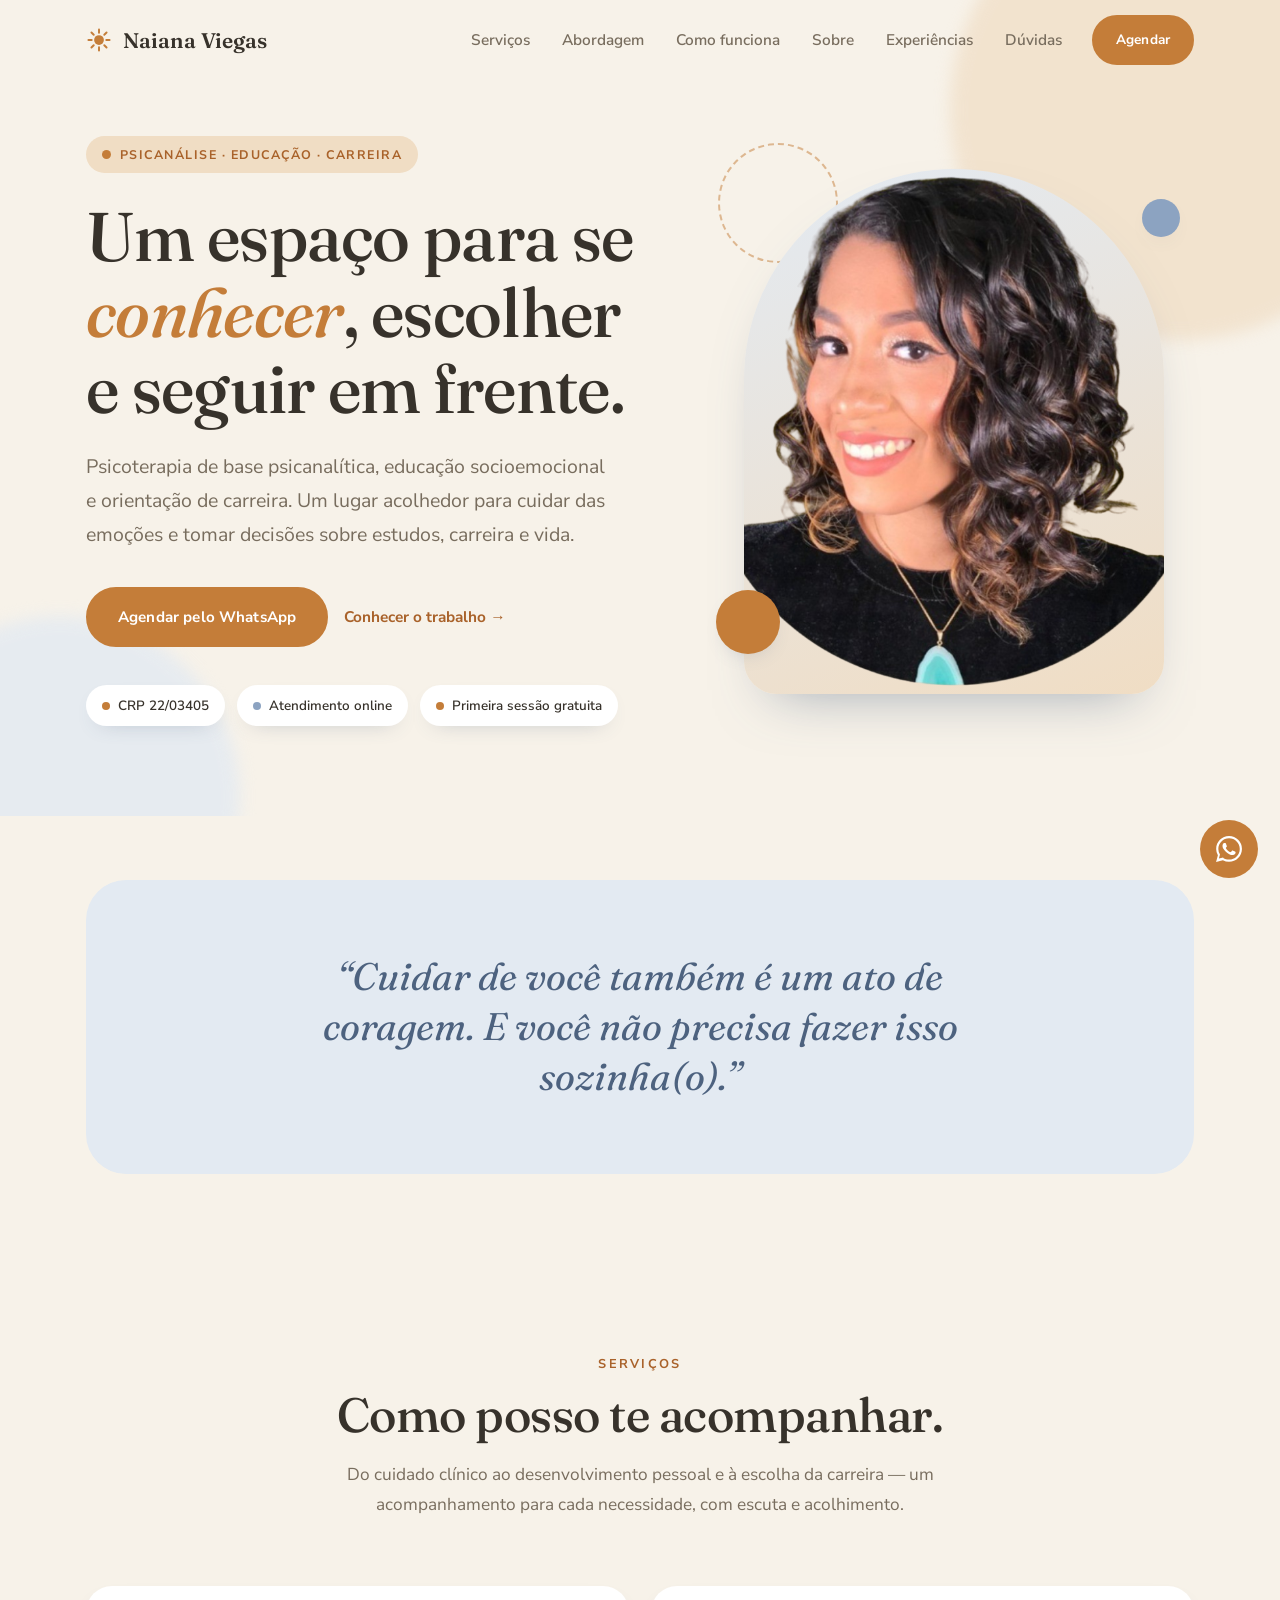
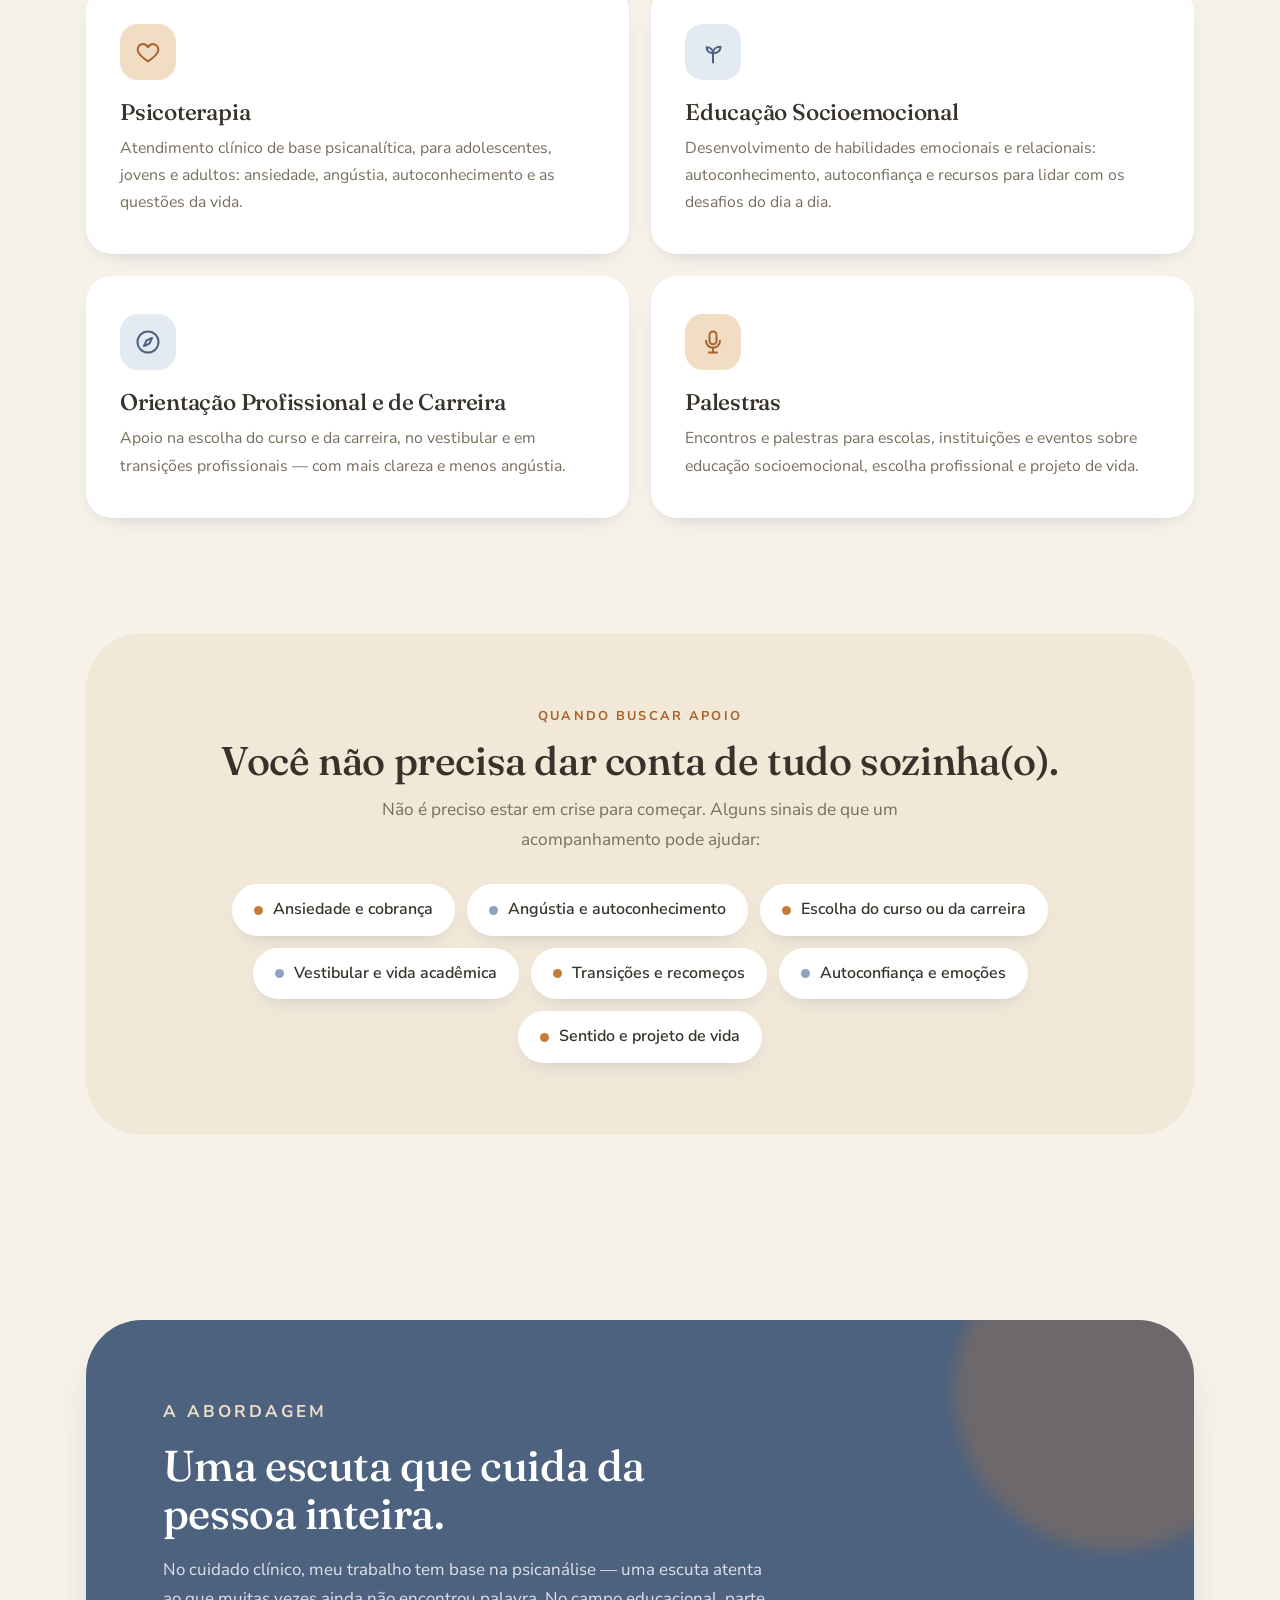
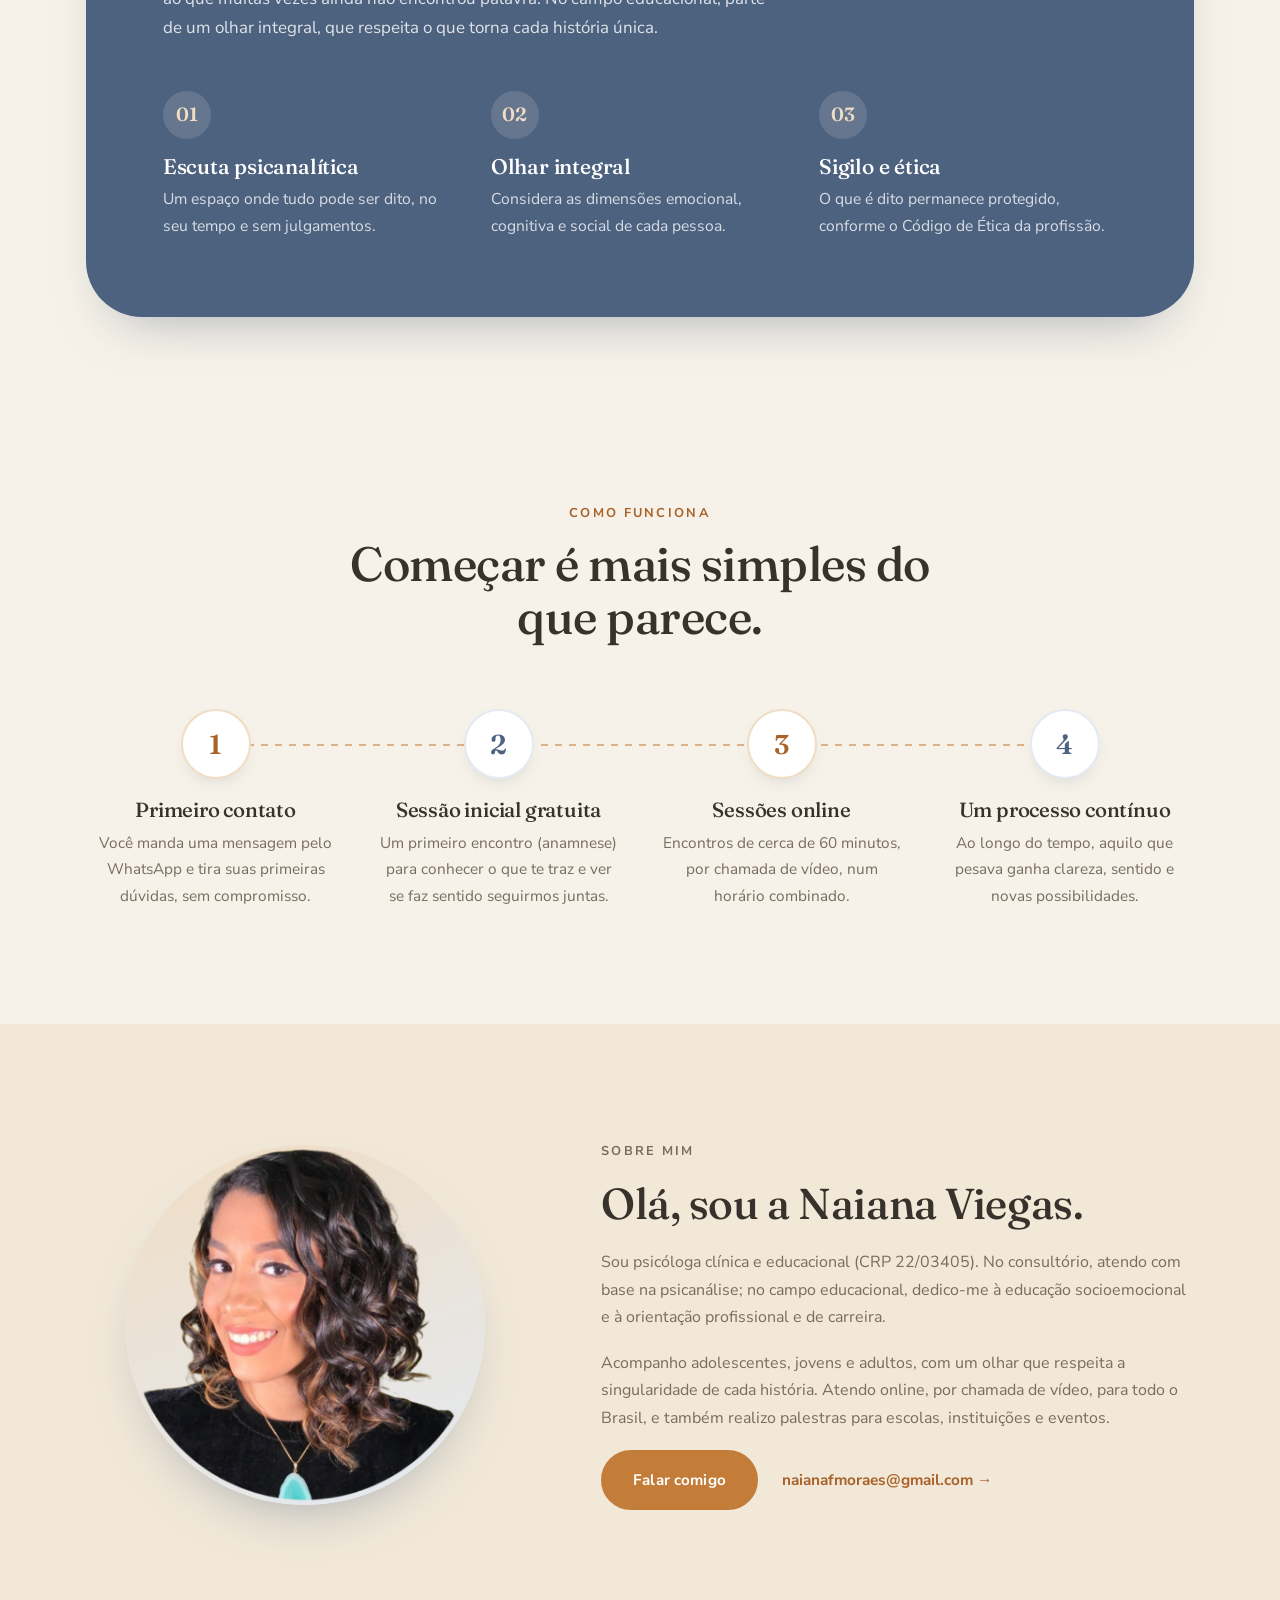
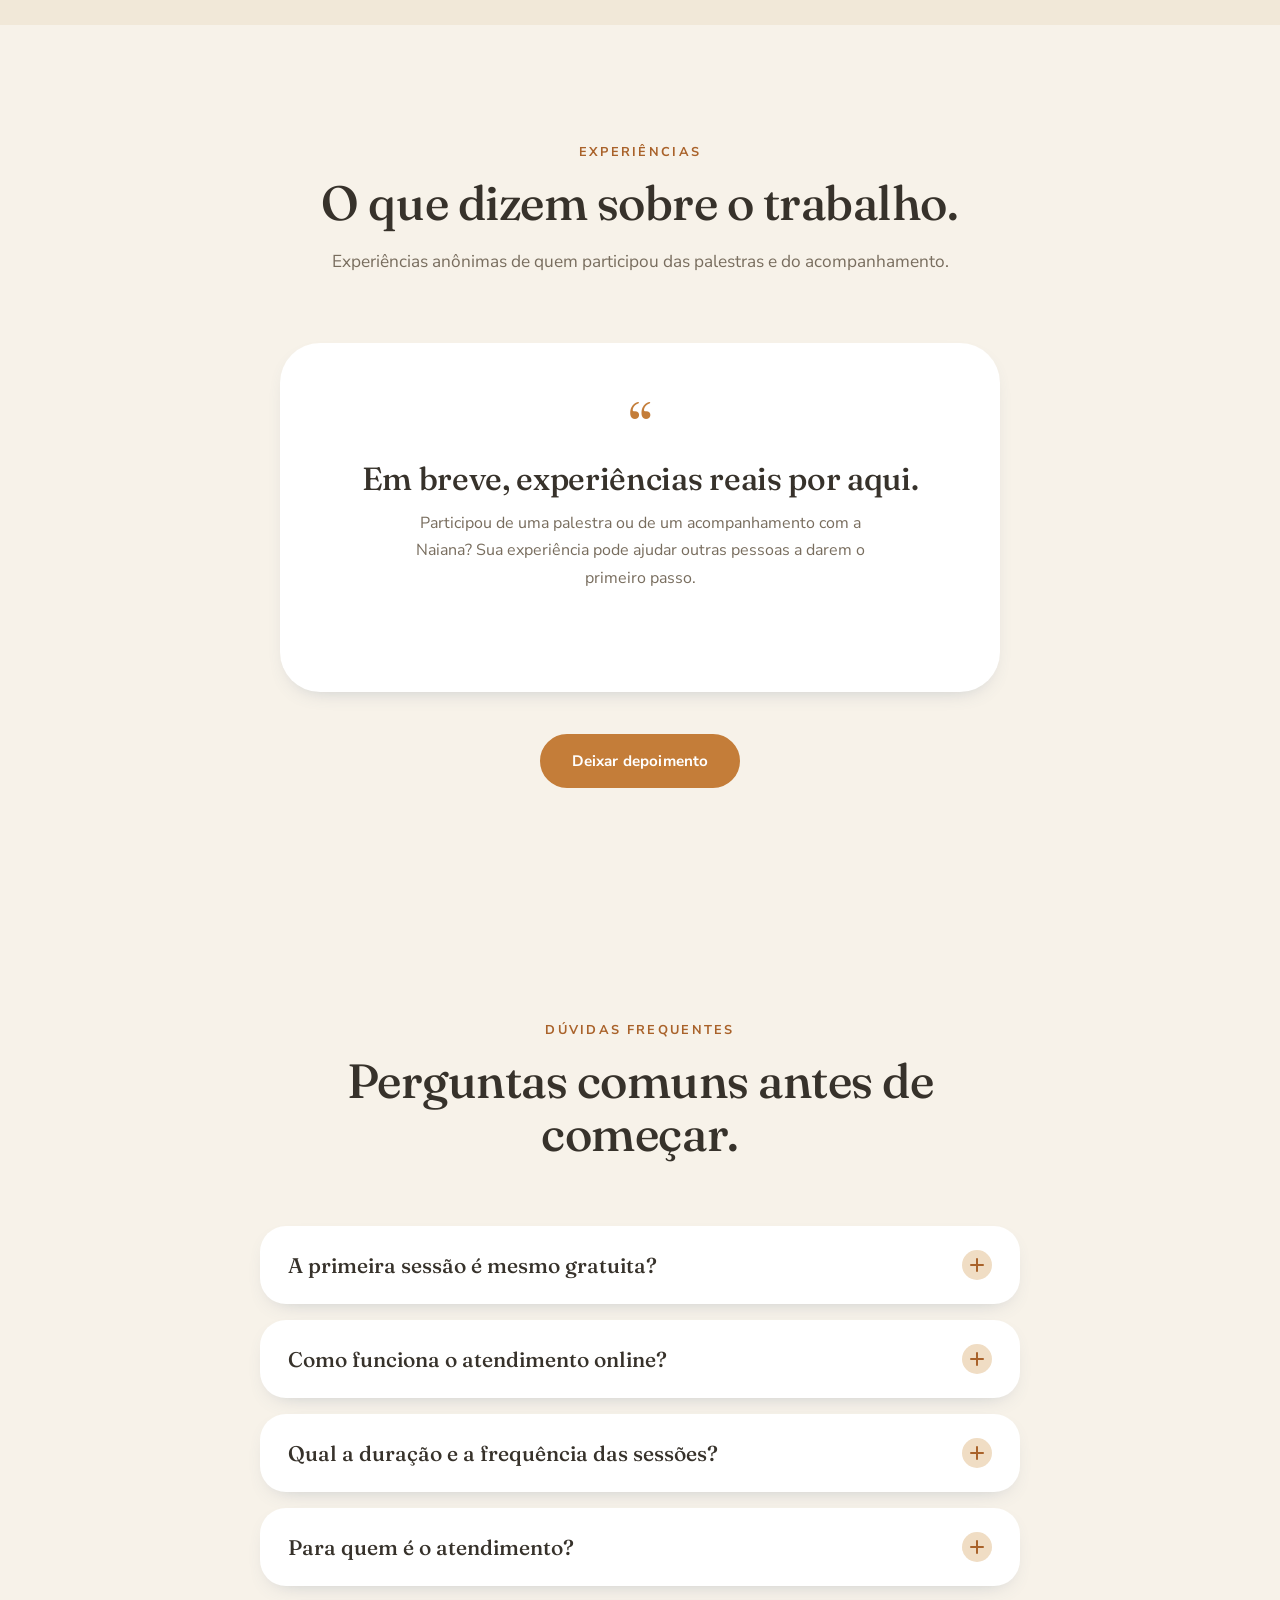
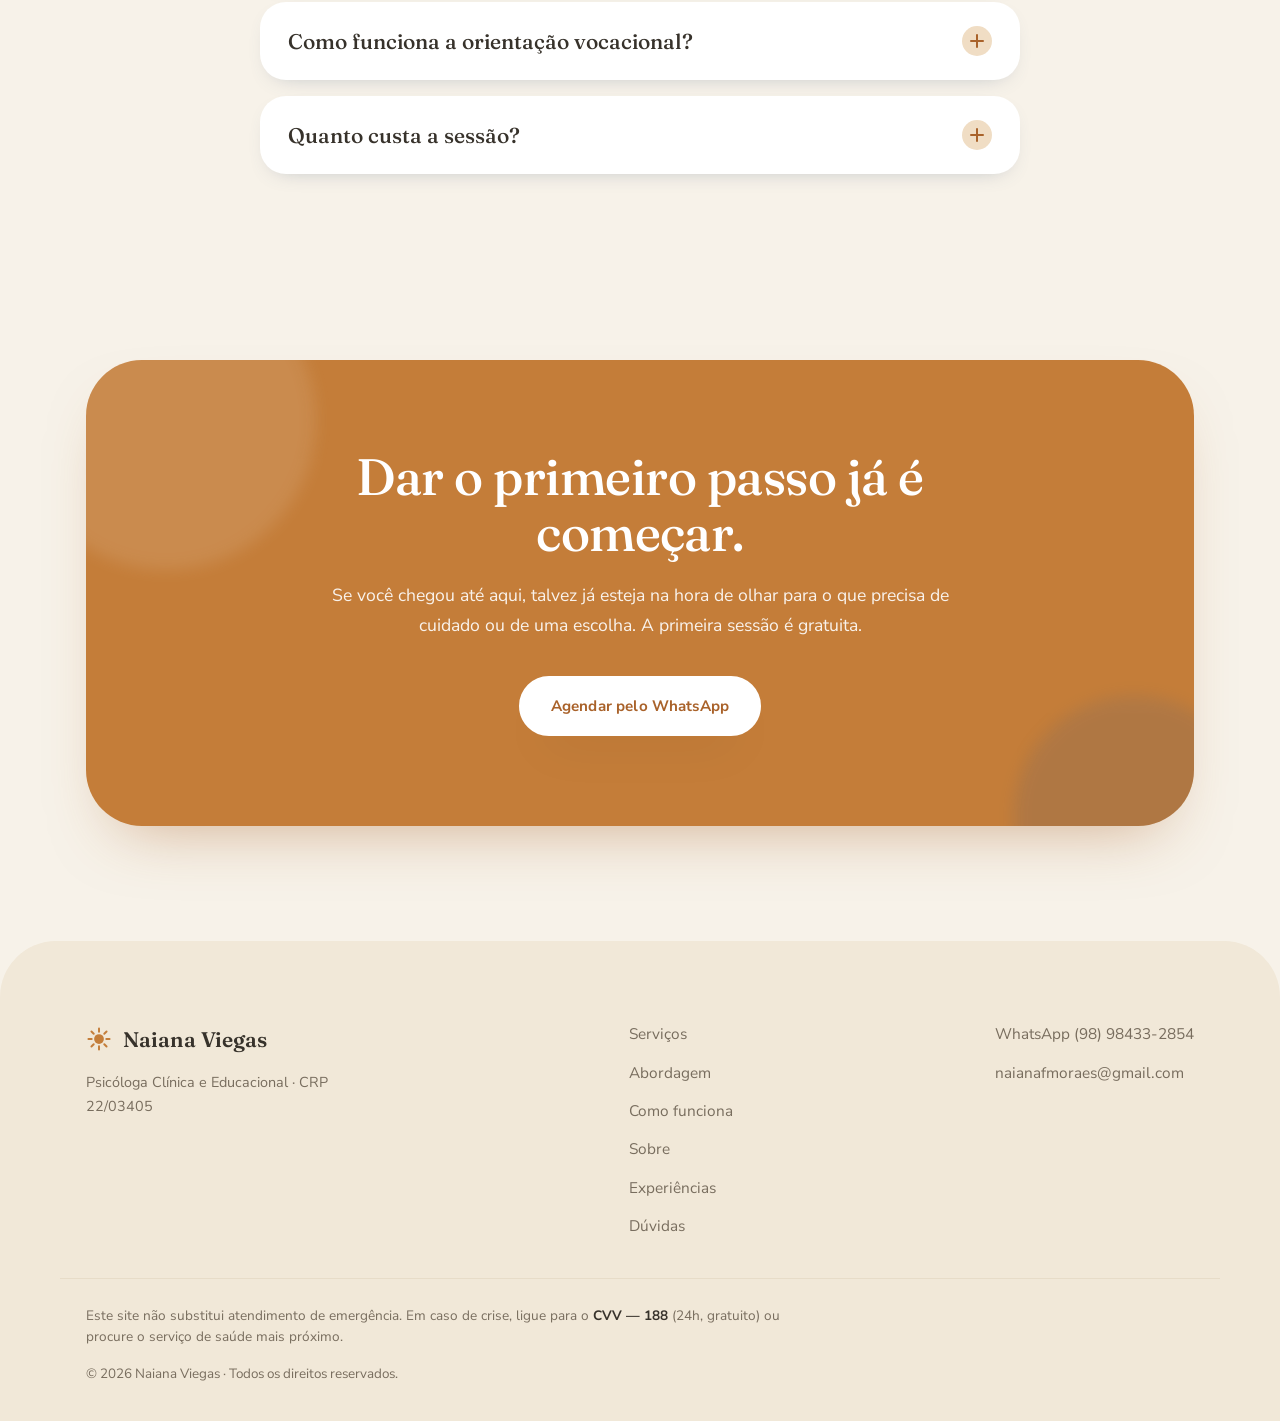
<file: index.html>
<!DOCTYPE html>
<html lang="pt-BR">
<head>
  <meta charset="UTF-8" />
  <meta name="viewport" content="width=device-width, initial-scale=1.0" />
  <title>Naiana Viegas — Psicóloga Clínica e Educacional | Atendimento online</title>
  <meta name="description" content="Naiana Viegas, psicóloga clínica e escolar. Psicoterapia e orientação vocacional online para adolescentes, jovens e adultos. Primeira sessão gratuita. Agende pelo WhatsApp." />

  <!-- Open Graph (compartilhamento em redes sociais) -->
  <meta property="og:title" content="Naiana Viegas — Psicóloga Clínica e Educacional" />
  <meta property="og:description" content="Psicoterapia e orientação vocacional online. Um espaço para se conhecer, escolher e seguir em frente." />
  <meta property="og:type" content="website" />
  <meta property="og:locale" content="pt_BR" />

  <!-- Favicon: sol minimalista (data-URI, sem arquivo) -->
  <link rel="icon" href="data:image/svg+xml,%3Csvg xmlns='http://www.w3.org/2000/svg' viewBox='0 0 32 32'%3E%3Ccircle cx='16' cy='16' r='6' fill='%23c47d39'/%3E%3Cg stroke='%23c47d39' stroke-width='2.4' stroke-linecap='round'%3E%3Cline x1='16' y1='3' x2='16' y2='7'/%3E%3Cline x1='16' y1='25' x2='16' y2='29'/%3E%3Cline x1='3' y1='16' x2='7' y2='16'/%3E%3Cline x1='25' y1='16' x2='29' y2='16'/%3E%3Cline x1='6.7' y1='6.7' x2='9.5' y2='9.5'/%3E%3Cline x1='22.5' y1='22.5' x2='25.3' y2='25.3'/%3E%3Cline x1='6.7' y1='25.3' x2='9.5' y2='22.5'/%3E%3Cline x1='22.5' y1='9.5' x2='25.3' y2='6.7'/%3E%3C/g%3E%3C/svg%3E" />

  <link rel="preconnect" href="https://fonts.googleapis.com" />
  <link rel="preconnect" href="https://fonts.gstatic.com" crossorigin />
  <link href="https://fonts.googleapis.com/css2?family=Fraunces:ital,opsz,wght@0,9..144,400;0,9..144,500;0,9..144,600;1,9..144,400&family=Nunito+Sans:wght@300;400;600;700;800&display=swap" rel="stylesheet" />

  <link rel="stylesheet" href="styles.css" />
</head>
<body>

  <!-- ============ HEADER / NAVEGAÇÃO ============ -->
  <header class="site-header" id="header">
    <div class="container header-inner">
      <a href="#inicio" class="brand" aria-label="Naiana Viegas — início">
        <svg class="brand-sun" viewBox="0 0 32 32" fill="none" aria-hidden="true">
          <circle cx="16" cy="16" r="6" fill="currentColor" />
          <g stroke="currentColor" stroke-width="2.4" stroke-linecap="round">
            <line x1="16" y1="3" x2="16" y2="7" /><line x1="16" y1="25" x2="16" y2="29" />
            <line x1="3" y1="16" x2="7" y2="16" /><line x1="25" y1="16" x2="29" y2="16" />
            <line x1="6.7" y1="6.7" x2="9.5" y2="9.5" /><line x1="22.5" y1="22.5" x2="25.3" y2="25.3" />
            <line x1="6.7" y1="25.3" x2="9.5" y2="22.5" /><line x1="22.5" y1="9.5" x2="25.3" y2="6.7" />
          </g>
        </svg>
        <span class="brand-name">Naiana Viegas</span>
      </a>

      <nav class="nav" id="nav" aria-label="Navegação principal">
        <a href="#servicos">Serviços</a>
        <a href="#abordagem">Abordagem</a>
        <a href="#como-funciona">Como funciona</a>
        <a href="#sobre">Sobre</a>
        <a href="#experiencias">Experiências</a>
        <a href="#faq">Dúvidas</a>
        <a href="https://wa.me/5598984332854?text=Ol%C3%A1%2C%20Naiana!%20Vim%20pelo%20site%20e%20gostaria%20de%20agendar%20uma%20sess%C3%A3o." class="btn btn-small" target="_blank" rel="noopener">Agendar</a>
      </nav>

      <button class="nav-toggle" id="navToggle" aria-label="Abrir menu" aria-expanded="false" aria-controls="nav">
        <span></span><span></span><span></span>
      </button>
    </div>
  </header>

  <main>

    <!-- ============ HERO ============ -->
    <section class="hero" id="inicio">
      <span class="blob blob-1"></span>
      <span class="blob blob-2"></span>
      <div class="container hero-inner">
        <div class="hero-text">
          <span class="eyebrow-tag reveal"><span class="sun-dot"></span> Psicanálise · Educação · Carreira</span>
          <h1 class="reveal">Um espaço para se <em>conhecer</em>, escolher e seguir em frente.</h1>
          <p class="hero-sub reveal">
            Psicoterapia de base psicanalítica, educação socioemocional e orientação de carreira.
            Um lugar acolhedor para cuidar das emoções e tomar decisões sobre estudos, carreira e vida.
          </p>
          <div class="hero-cta reveal">
            <a href="https://wa.me/5598984332854?text=Ol%C3%A1%2C%20Naiana!%20Vim%20pelo%20site%20e%20gostaria%20de%20agendar%20uma%20sess%C3%A3o." class="btn" target="_blank" rel="noopener">Agendar pelo WhatsApp</a>
            <a href="#abordagem" class="link-arrow">Conhecer o trabalho →</a>
          </div>
          <ul class="hero-meta reveal">
            <li class="chip"><span class="dot"></span> CRP 22/03405</li>
            <li class="chip is-blue"><span class="dot"></span> Atendimento online</li>
            <li class="chip"><span class="dot live"></span> Primeira sessão gratuita</li>
          </ul>
        </div>

        <figure class="hero-figure reveal">
          <span class="ring"></span>
          <span class="pebble p1"></span>
          <span class="pebble p2"></span>
          <div class="photo">
            <img src="assets/naiana-viegas.png" alt="Naiana Viegas, psicóloga clínica e educacional" width="420" height="525" />
          </div>
        </figure>
      </div>
    </section>

    <!-- ============ MANIFESTO ============ -->
    <section class="manifesto">
      <div class="container">
        <div class="manifesto-box reveal">
          <p>“Cuidar de você também é um ato de coragem. E você não precisa fazer isso sozinha(o).”</p>
        </div>
      </div>
    </section>

    <!-- ============ SERVIÇOS ============ -->
    <section class="section" id="servicos">
      <div class="container">
        <header class="section-head reveal">
          <p class="kicker">Serviços</p>
          <h2>Como posso te acompanhar.</h2>
          <p class="section-lead">
            Do cuidado clínico ao desenvolvimento pessoal e à escolha da carreira — um
            acompanhamento para cada necessidade, com escuta e acolhimento.
          </p>
        </header>

        <div class="services-grid">
          <article class="card reveal">
            <span class="card-ico">
              <svg viewBox="0 0 24 24" fill="none" stroke="currentColor" stroke-width="1.7" stroke-linecap="round" stroke-linejoin="round" aria-hidden="true"><path d="M12 20s-6.5-4.2-8.5-8.3A4.3 4.3 0 0 1 12 8a4.3 4.3 0 0 1 8.5 3.7C18.5 15.8 12 20 12 20z"/></svg>
            </span>
            <h3>Psicoterapia</h3>
            <p>Atendimento clínico de base psicanalítica, para adolescentes, jovens e adultos: ansiedade, angústia, autoconhecimento e as questões da vida.</p>
          </article>
          <article class="card reveal">
            <span class="card-ico">
              <svg viewBox="0 0 24 24" fill="none" stroke="currentColor" stroke-width="1.7" stroke-linecap="round" stroke-linejoin="round" aria-hidden="true"><path d="M12 21v-8"/><path d="M12 13c0-3.3 2.5-5.5 6.5-5.5C18.3 11 15.7 13 12 13z"/><path d="M12 13c0-2.9-2.2-5-5.5-5C6.6 11.2 8.9 13 12 13z"/></svg>
            </span>
            <h3>Educação Socioemocional</h3>
            <p>Desenvolvimento de habilidades emocionais e relacionais: autoconhecimento, autoconfiança e recursos para lidar com os desafios do dia a dia.</p>
          </article>
          <article class="card reveal">
            <span class="card-ico">
              <svg viewBox="0 0 24 24" fill="none" stroke="currentColor" stroke-width="1.7" stroke-linecap="round" stroke-linejoin="round" aria-hidden="true"><circle cx="12" cy="12" r="9"/><path d="M15.5 8.5l-2.2 4.8-4.8 2.2 2.2-4.8z"/></svg>
            </span>
            <h3>Orientação Profissional e de Carreira</h3>
            <p>Apoio na escolha do curso e da carreira, no vestibular e em transições profissionais — com mais clareza e menos angústia.</p>
          </article>
          <article class="card reveal">
            <span class="card-ico">
              <svg viewBox="0 0 24 24" fill="none" stroke="currentColor" stroke-width="1.7" stroke-linecap="round" stroke-linejoin="round" aria-hidden="true"><rect x="9" y="3" width="6" height="11" rx="3"/><path d="M6 11a6 6 0 0 0 12 0"/><path d="M12 17v4"/><path d="M8.5 21h7"/></svg>
            </span>
            <h3>Palestras</h3>
            <p>Encontros e palestras para escolas, instituições e eventos sobre educação socioemocional, escolha profissional e projeto de vida.</p>
          </article>
        </div>
      </div>
    </section>

    <!-- ============ QUANDO BUSCAR APOIO ============ -->
    <section class="section needs" id="quando">
      <div class="container">
        <div class="needs-panel reveal">
          <p class="kicker">Quando buscar apoio</p>
          <h2>Você não precisa dar conta de tudo sozinha(o).</h2>
          <p class="section-lead">Não é preciso estar em crise para começar. Alguns sinais de que um acompanhamento pode ajudar:</p>
          <ul class="needs-list">
            <li class="need-chip">Ansiedade e cobrança</li>
            <li class="need-chip">Angústia e autoconhecimento</li>
            <li class="need-chip">Escolha do curso ou da carreira</li>
            <li class="need-chip">Vestibular e vida acadêmica</li>
            <li class="need-chip">Transições e recomeços</li>
            <li class="need-chip">Autoconfiança e emoções</li>
            <li class="need-chip">Sentido e projeto de vida</li>
          </ul>
        </div>
      </div>
    </section>

    <!-- ============ ABORDAGEM ============ -->
    <section class="approach" id="abordagem">
      <div class="container">
        <div class="approach-panel reveal">
          <span class="blob blob-3"></span>
          <div class="approach-head">
            <p class="kicker">A abordagem</p>
            <h2>Uma escuta que cuida da pessoa inteira.</h2>
            <p>
              No cuidado clínico, meu trabalho tem base na psicanálise — uma escuta atenta ao que
              muitas vezes ainda não encontrou palavra. No campo educacional, parte de um olhar
              integral, que respeita o que torna cada história única.
            </p>
          </div>
          <div class="approach-points">
            <div class="point">
              <span class="point-num">01</span>
              <h3>Escuta psicanalítica</h3>
              <p>Um espaço onde tudo pode ser dito, no seu tempo e sem julgamentos.</p>
            </div>
            <div class="point">
              <span class="point-num">02</span>
              <h3>Olhar integral</h3>
              <p>Considera as dimensões emocional, cognitiva e social de cada pessoa.</p>
            </div>
            <div class="point">
              <span class="point-num">03</span>
              <h3>Sigilo e ética</h3>
              <p>O que é dito permanece protegido, conforme o Código de Ética da profissão.</p>
            </div>
          </div>
        </div>
      </div>
    </section>

    <!-- ============ COMO FUNCIONA ============ -->
    <section class="section" id="como-funciona">
      <div class="container">
        <header class="section-head reveal">
          <p class="kicker">Como funciona</p>
          <h2>Começar é mais simples do que parece.</h2>
        </header>

        <div class="steps-wrap">
          <ol class="steps">
            <li class="step reveal">
              <span class="step-num">1</span>
              <h3>Primeiro contato</h3>
              <p>Você manda uma mensagem pelo WhatsApp e tira suas primeiras dúvidas, sem compromisso.</p>
            </li>
            <li class="step reveal">
              <span class="step-num">2</span>
              <h3>Sessão inicial gratuita</h3>
              <p>Um primeiro encontro (anamnese) para conhecer o que te traz e ver se faz sentido seguirmos juntas.</p>
            </li>
            <li class="step reveal">
              <span class="step-num">3</span>
              <h3>Sessões online</h3>
              <p>Encontros de cerca de 60 minutos, por chamada de vídeo, num horário combinado.</p>
            </li>
            <li class="step reveal">
              <span class="step-num">4</span>
              <h3>Um processo contínuo</h3>
              <p>Ao longo do tempo, aquilo que pesava ganha clareza, sentido e novas possibilidades.</p>
            </li>
          </ol>
        </div>
      </div>
    </section>

    <!-- ============ SOBRE ============ -->
    <section class="section about" id="sobre">
      <div class="container about-inner">
        <figure class="about-figure reveal">
          <span class="ring-2"></span>
          <div class="photo">
            <img src="assets/naiana-viegas.png" alt="Naiana Viegas, psicóloga clínica e educacional" loading="lazy" width="360" height="360" />
          </div>
        </figure>
        <div class="about-text reveal">
          <p class="kicker">Sobre mim</p>
          <h2>Olá, sou a Naiana Viegas.</h2>
          <p>
            Sou psicóloga clínica e educacional (CRP 22/03405). No consultório, atendo com base
            na psicanálise; no campo educacional, dedico-me à educação socioemocional e à
            orientação profissional e de carreira.
          </p>
          <p>
            Acompanho adolescentes, jovens e adultos, com um olhar que respeita a singularidade de
            cada história. Atendo online, por chamada de vídeo, para todo o Brasil, e também realizo
            palestras para escolas, instituições e eventos.
          </p>
          <div class="about-cta">
            <a href="https://wa.me/5598984332854?text=Ol%C3%A1%2C%20Naiana!%20Vim%20pelo%20site%20e%20gostaria%20de%20agendar%20uma%20sess%C3%A3o." class="btn" target="_blank" rel="noopener">Falar comigo</a>
            <a href="mailto:naianafmoraes@gmail.com" class="link-arrow">naianafmoraes@gmail.com →</a>
          </div>
        </div>
      </div>
    </section>

    <!-- ============ EXPERIÊNCIAS ============ -->
    <!-- EDITAR: substitua os textos entre colchetes por experiências REAIS e anônimas, com
         autorização de quem escreveu. NÃO invente depoimentos.
         ÉTICA (CFP): falas sobre PALESTRAS (escolas, instituições, eventos) são permitidas.
         Falas sobre SESSÕES / atendimento clínico, mesmo anônimas, podem esbarrar na
         Resolução CFP nº 011/2019 — confirme com o CRP antes de publicar essa parte.
         Se o CRP não permitir, basta apagar os 3 cards marcados "Acompanhamento". -->
    <section class="section" id="experiencias">
      <div class="container">
        <header class="section-head reveal">
          <p class="kicker">Experiências</p>
          <h2>O que dizem sobre o trabalho.</h2>
          <p class="section-lead">Experiências anônimas de quem participou das palestras e do acompanhamento.</p>
        </header>

        <!-- Os cards são carregados automaticamente (depoimentos aprovados no
             Supabase). Enquanto não houver aprovados, mostra o "Em breve". -->
        <div id="expContent">
          <div class="exp-empty reveal">
            <span class="exp-empty-ico" aria-hidden="true">&ldquo;</span>
            <h3>Em breve, experiências reais por aqui.</h3>
            <p>Participou de uma palestra ou de um acompanhamento com a Naiana? Sua experiência pode ajudar outras pessoas a darem o primeiro passo.</p>
          </div>
        </div>

        <div class="exp-cta reveal">
          <button type="button" class="btn" id="openDepo">Deixar depoimento</button>
        </div>
      </div>
    </section>

    <!-- ============ FAQ ============ -->
    <section class="section" id="faq">
      <div class="container">
        <header class="section-head reveal">
          <p class="kicker">Dúvidas frequentes</p>
          <h2>Perguntas comuns antes de começar.</h2>
        </header>

        <div class="faq" id="faqList">
          <div class="faq-item reveal">
            <button class="faq-q" aria-expanded="false">
              <span>A primeira sessão é mesmo gratuita?</span>
              <span class="faq-icon" aria-hidden="true"></span>
            </button>
            <div class="faq-a"><p>Sim. O primeiro encontro é uma sessão de anamnese gratuita, para nos conhecermos, entender o que você procura e avaliar se faz sentido seguirmos juntas no processo.</p></div>
          </div>

          <div class="faq-item reveal">
            <button class="faq-q" aria-expanded="false">
              <span>Como funciona o atendimento online?</span>
              <span class="faq-icon" aria-hidden="true"></span>
            </button>
            <div class="faq-a"><p>As sessões acontecem por chamada de vídeo, pelo Google Meet, com a mesma qualidade do presencial. Basta um lugar reservado e uma boa conexão de internet. O link é enviado antes de cada encontro.</p></div>
          </div>

          <div class="faq-item reveal">
            <button class="faq-q" aria-expanded="false">
              <span>Qual a duração e a frequência das sessões?</span>
              <span class="faq-icon" aria-hidden="true"></span>
            </button>
            <div class="faq-a"><p>Cada sessão dura cerca de 60 minutos. Em geral, os encontros são semanais e num horário combinado — a regularidade é parte importante do processo.</p></div>
          </div>

          <div class="faq-item reveal">
            <button class="faq-q" aria-expanded="false">
              <span>Para quem é o atendimento?</span>
              <span class="faq-icon" aria-hidden="true"></span>
            </button>
            <div class="faq-a"><p>Atendo adolescentes, jovens e adultos — seja para cuidar das emoções e da ansiedade, seja para apoio em decisões sobre estudos, vestibular e carreira.</p></div>
          </div>

          <div class="faq-item reveal">
            <button class="faq-q" aria-expanded="false">
              <span>Como funciona a orientação vocacional?</span>
              <span class="faq-icon" aria-hidden="true"></span>
            </button>
            <div class="faq-a"><p>É um processo de autoconhecimento que ajuda a esclarecer interesses, valores e possibilidades, para apoiar a escolha do curso ou da carreira com mais segurança e menos angústia.</p></div>
          </div>

          <div class="faq-item reveal">
            <button class="faq-q" aria-expanded="false">
              <span>Quanto custa a sessão?</span>
              <span class="faq-icon" aria-hidden="true"></span>
            </button>
            <div class="faq-a"><p>O valor é informado no primeiro contato pelo WhatsApp, de forma transparente e de acordo com o formato do acompanhamento.</p></div>
          </div>
        </div>
      </div>
    </section>

    <!-- ============ CTA FINAL ============ -->
    <section class="cta" id="contato">
      <div class="container">
        <div class="cta-panel reveal">
          <span class="blob blob-4"></span>
          <span class="blob blob-5"></span>
          <div class="cta-inner">
            <h2>Dar o primeiro passo já é começar.</h2>
            <p>Se você chegou até aqui, talvez já esteja na hora de olhar para o que precisa de cuidado ou de uma escolha. A primeira sessão é gratuita.</p>
            <a href="https://wa.me/5598984332854?text=Ol%C3%A1%2C%20Naiana!%20Vim%20pelo%20site%20e%20gostaria%20de%20agendar%20uma%20sess%C3%A3o." class="btn btn-invert" target="_blank" rel="noopener">Agendar pelo WhatsApp</a>
          </div>
        </div>
      </div>
    </section>

  </main>

  <!-- ============ RODAPÉ ============ -->
  <footer class="site-footer">
    <div class="container footer-inner">
      <div class="footer-brand">
        <a href="#inicio" class="brand" aria-label="Naiana Viegas — início">
          <svg class="brand-sun" viewBox="0 0 32 32" fill="none" aria-hidden="true">
            <circle cx="16" cy="16" r="6" fill="currentColor" />
            <g stroke="currentColor" stroke-width="2.4" stroke-linecap="round">
              <line x1="16" y1="3" x2="16" y2="7" /><line x1="16" y1="25" x2="16" y2="29" />
              <line x1="3" y1="16" x2="7" y2="16" /><line x1="25" y1="16" x2="29" y2="16" />
              <line x1="6.7" y1="6.7" x2="9.5" y2="9.5" /><line x1="22.5" y1="22.5" x2="25.3" y2="25.3" />
              <line x1="6.7" y1="25.3" x2="9.5" y2="22.5" /><line x1="22.5" y1="9.5" x2="25.3" y2="6.7" />
            </g>
          </svg>
          <span class="brand-name">Naiana Viegas</span>
        </a>
        <span class="footer-crp">Psicóloga Clínica e Educacional · CRP 22/03405</span>
      </div>
      <nav class="footer-nav" aria-label="Rodapé">
        <a href="#servicos">Serviços</a>
        <a href="#abordagem">Abordagem</a>
        <a href="#como-funciona">Como funciona</a>
        <a href="#sobre">Sobre</a>
        <a href="#experiencias">Experiências</a>
        <a href="#faq">Dúvidas</a>
      </nav>
      <div class="footer-contact">
        <a href="https://wa.me/5598984332854" target="_blank" rel="noopener">WhatsApp (98) 98433-2854</a>
        <a href="mailto:naianafmoraes@gmail.com">naianafmoraes@gmail.com</a>
      </div>
    </div>
    <div class="container footer-bottom">
      <p class="crisis">Este site não substitui atendimento de emergência. Em caso de crise, ligue para o <strong>CVV — 188</strong> (24h, gratuito) ou procure o serviço de saúde mais próximo.</p>
      <p class="copyright">© <span id="year">2026</span> Naiana Viegas · Todos os direitos reservados.</p>
    </div>
  </footer>

  <!-- Botão flutuante de WhatsApp -->
  <a href="https://wa.me/5598984332854?text=Ol%C3%A1%2C%20Naiana!%20Vim%20pelo%20site%20e%20gostaria%20de%20agendar%20uma%20sess%C3%A3o." class="wa-float" target="_blank" rel="noopener" aria-label="Agendar pelo WhatsApp">
    <svg viewBox="0 0 24 24" width="26" height="26" fill="currentColor" aria-hidden="true">
      <path d="M.057 24l1.687-6.163a11.867 11.867 0 01-1.587-5.946C.16 5.335 5.495 0 12.05 0a11.82 11.82 0 018.413 3.488 11.82 11.82 0 013.48 8.414c-.003 6.557-5.338 11.892-11.893 11.892a11.9 11.9 0 01-5.688-1.448L.057 24zm6.597-3.807c1.676.995 3.276 1.591 5.392 1.592 5.448 0 9.886-4.434 9.889-9.885.002-5.462-4.415-9.89-9.881-9.892-5.452 0-9.887 4.434-9.889 9.884a9.86 9.86 0 001.51 5.26l-.999 3.648 3.978-1.042zm11.387-5.464c-.074-.124-.272-.198-.57-.347-.297-.149-1.758-.868-2.031-.967-.272-.099-.47-.149-.669.149-.198.297-.768.967-.941 1.165-.173.198-.347.223-.644.074-.297-.149-1.255-.462-2.39-1.475-.883-.788-1.48-1.761-1.653-2.059-.173-.297-.018-.458.13-.606.134-.133.297-.347.446-.521.151-.172.2-.296.3-.495.099-.198.05-.372-.025-.521-.075-.148-.669-1.611-.916-2.206-.242-.579-.487-.501-.669-.51l-.57-.01c-.198 0-.52.074-.792.372s-1.04 1.016-1.04 2.479 1.065 2.876 1.213 3.074c.149.198 2.095 3.2 5.076 4.487.709.306 1.263.489 1.694.626.712.226 1.36.194 1.872.118.571-.085 1.758-.719 2.006-1.413.248-.694.248-1.289.173-1.413z"/>
    </svg>
  </a>

  <!-- ============ MODAL: DEIXAR DEPOIMENTO ============ -->
  <div class="modal" id="depoModal" role="dialog" aria-modal="true" aria-labelledby="depoTitle" aria-hidden="true">
    <div class="modal-overlay" data-close></div>
    <div class="modal-dialog">
      <button type="button" class="modal-close" aria-label="Fechar" data-close>&times;</button>

      <div id="depoFormWrap">
        <h2 id="depoTitle">Deixar um depoimento</h2>
        <p class="modal-sub">Sua experiência é enviada para a Naiana e publicada no site após aprovação.</p>

        <form name="depoimentos" method="POST" data-netlify="true" netlify-honeypot="bot-field" class="depo-form" id="depoForm">
          <input type="hidden" name="form-name" value="depoimentos" />
          <p class="hidden-field"><label>Não preencha isto: <input name="bot-field" /></label></p>

          <div>
            <span class="field-label">Sua experiência foi sobre:</span>
            <div class="type-choice">
              <label class="type-opt"><input type="radio" name="tipo" value="Palestra" required /><span>Palestra</span></label>
              <label class="type-opt"><input type="radio" name="tipo" value="Acompanhamento" /><span>Acompanhamento</span></label>
            </div>
          </div>

          <label>Seu depoimento
            <textarea name="depoimento" rows="5" maxlength="500" required placeholder="Conte, com suas palavras, como foi a sua experiência..."></textarea>
          </label>

          <label>Como quer se identificar? (opcional)
            <input type="text" name="identificacao" maxlength="60" placeholder="Ex.: Participante de palestra, Escola parceira..." />
          </label>

          <label>E-mail (opcional, caso a Naiana precise confirmar a autorização)
            <input type="email" name="email" placeholder="seu@email.com" />
          </label>

          <label class="consent">
            <input type="checkbox" name="autorizacao" value="sim" required />
            Autorizo o uso do meu depoimento, de forma anônima, no site da Naiana Viegas.
          </label>

          <button type="submit" class="btn">Enviar depoimento</button>
        </form>
      </div>

      <div id="depoSuccess" class="depo-success" hidden>
        <div class="check" aria-hidden="true">&check;</div>
        <h2 id="depoSuccessTitle">Obrigada pelo seu depoimento!</h2>
        <p id="depoSuccessMsg">Ele foi enviado para a Naiana e vai aparecer no site depois de aprovado.</p>
        <p class="preview-label">Prévia de como vai ficar</p>
        <figure class="exp-card" id="depoPreview">
          <span class="quote-mark" aria-hidden="true">&ldquo;</span>
          <blockquote id="previewText"></blockquote>
          <figcaption class="exp-foot"><span class="exp-who" id="previewWho"></span><span class="exp-tag" id="previewTag"></span></figcaption>
        </figure>
      </div>
    </div>
  </div>

  <script src="script.js"></script>
</body>
</html>
</file>
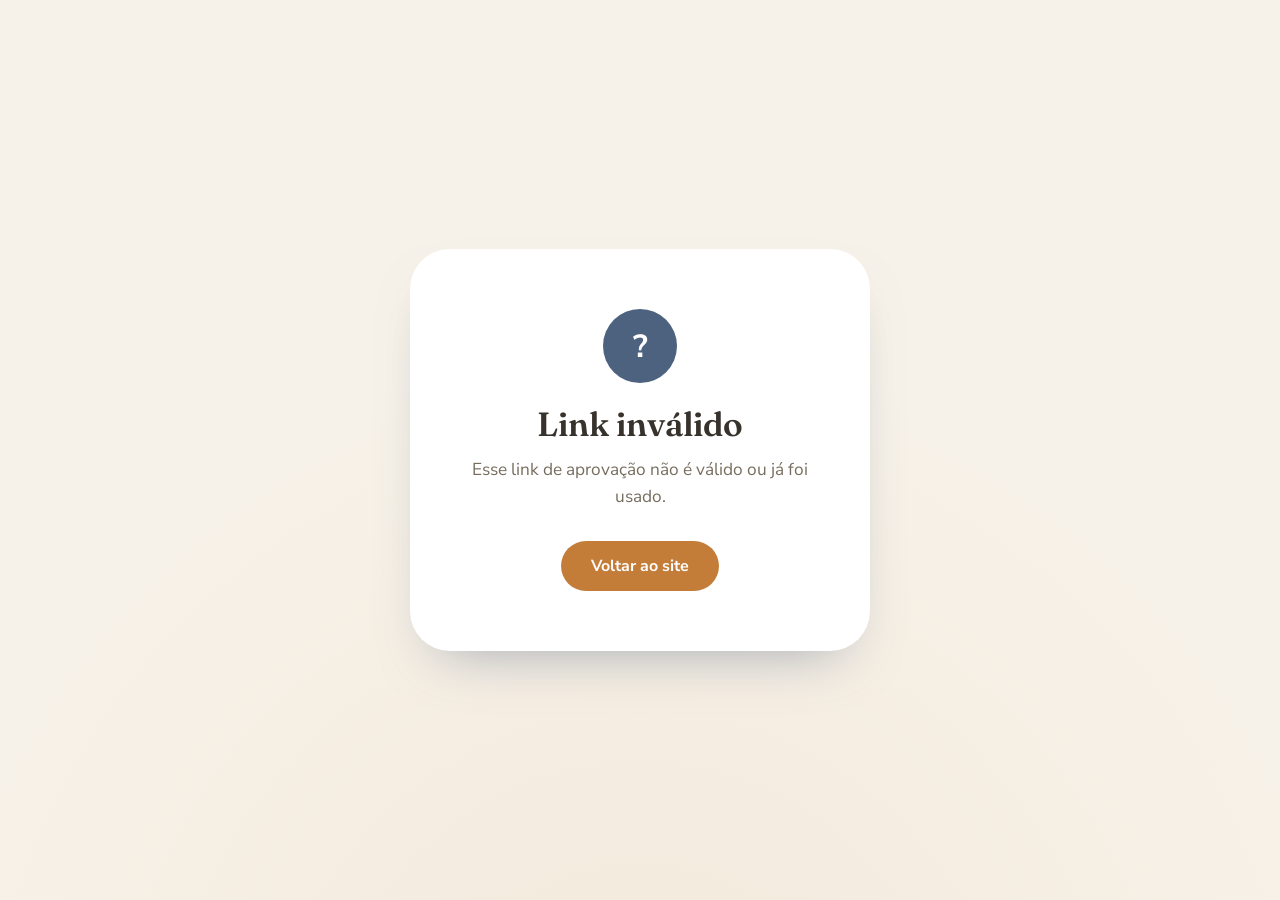
<file: depoimento.html>
<!doctype html>
<html lang="pt-BR">
<head>
  <meta charset="utf-8" />
  <meta name="viewport" content="width=device-width, initial-scale=1" />
  <title>Depoimento — Naiana Viegas</title>
  <meta name="robots" content="noindex" />
  <link rel="preconnect" href="https://fonts.googleapis.com" />
  <link rel="preconnect" href="https://fonts.gstatic.com" crossorigin />
  <link href="https://fonts.googleapis.com/css2?family=Fraunces:opsz,wght@9..144,500;9..144,600&family=Nunito+Sans:wght@400;600;700&display=swap" rel="stylesheet" />
  <style>
    :root { --paper:#f7f2e9; --ink:#37322b; --muted:#776d5e; --terra:#c47d39; --terra-deep:#a9622a; --blue:#4d627f; }
    * { box-sizing: border-box; }
    body {
      margin:0; min-height:100vh; padding:24px;
      font-family:"Nunito Sans", system-ui, sans-serif; color:var(--ink);
      background: radial-gradient(circle at 50% 120%, rgba(196,125,57,.08), transparent 60%), var(--paper);
      display:flex; align-items:center; justify-content:center;
    }
    .card {
      background:#fff; border-radius:40px; padding:clamp(40px,6vw,60px) clamp(28px,5vw,48px);
      max-width:460px; width:100%; text-align:center;
      box-shadow:0 26px 56px -30px rgba(77,98,127,.55);
    }
    .ico {
      width:74px; height:74px; border-radius:50%; margin:0 auto 22px;
      display:flex; align-items:center; justify-content:center; font-size:2rem; font-weight:700;
      background:var(--terra); color:#fff;
    }
    h1 { font-family:"Fraunces", Georgia, serif; font-weight:600; font-size:clamp(1.6rem,4vw,2.1rem); line-height:1.15; margin:0 0 12px; }
    p { color:var(--muted); font-size:1.08rem; line-height:1.6; margin:0 0 30px; }
    a.btn {
      display:inline-block; background:var(--terra); color:#fff; font-weight:700;
      text-decoration:none; padding:14px 30px; border-radius:999px; transition:background .3s;
    }
    a.btn:hover { background:var(--terra-deep); }
  </style>
</head>
<body>
  <div class="card">
    <div class="ico" id="ico">✓</div>
    <h1 id="titulo">Obrigada!</h1>
    <p id="msg"></p>
    <a class="btn" href="/">Voltar ao site</a>
  </div>

  <script>
    (function () {
      var r = new URLSearchParams(location.search).get("r");
      var mapa = {
        aprovado: { ico: "✓", cor: "#4a7a3a", t: "Depoimento aprovado!", m: "Pronto. Ele já vai aparecer na seção de experiências do site." },
        recusado: { ico: "×", cor: "#a9622a", t: "Depoimento recusado", m: "Tudo certo, ele não será publicado." },
        erro:     { ico: "!", cor: "#a9622a", t: "Algo deu errado", m: "Não foi possível concluir agora. Tente de novo pelo link do e-mail." },
        invalido: { ico: "?", cor: "#4d627f", t: "Link inválido", m: "Esse link de aprovação não é válido ou já foi usado." }
      };
      var d = mapa[r] || mapa.invalido;
      var ico = document.getElementById("ico");
      ico.textContent = d.ico;
      ico.style.background = d.cor;
      document.getElementById("titulo").textContent = d.t;
      document.getElementById("msg").textContent = d.m;
    })();
  </script>
</body>
</html>
</file>
<file: styles.css>
/* ============================================================
   Naiana Viegas — Psicologia Clínica e Educacional
   Design acolhedor, arredondado e fluido
   Paleta: creme · azul-sereno · terracota
   ============================================================ */

:root {
  /* Cores */
  --paper:      #f7f2e9;  /* fundo principal (creme quente) */
  --paper-2:    #f1e8d8;  /* seção alternada / creme profundo */
  --ink:        #37322b;  /* texto (marrom-carvão quente) */
  --muted:      #786d5e;  /* texto secundário */
  --line:       #e7dcc8;  /* fios sutis */

  --terra:      #c47d39;  /* terracota (acento principal) */
  --terra-deep: #a9622a;  /* terracota escuro (hover) */
  --terra-tint: #f0ddc4;  /* terracota claríssimo (fundos) */

  --blue:       #8ca3c1;  /* azul-sereno */
  --blue-deep:  #4d627f;  /* azul profundo (seção destaque) */
  --blue-tint:  #e3eaf2;  /* azul claríssimo (fundos) */

  --white:      #ffffff;

  /* Tipografia */
  --serif: "Fraunces", Georgia, "Times New Roman", serif;
  --sans:  "Nunito Sans", -apple-system, BlinkMacSystemFont, "Segoe UI", sans-serif;

  /* Formas */
  --r-sm: 18px;
  --r:    26px;
  --r-lg: 40px;
  --r-xl: 56px;
  --pill: 999px;

  /* Sombras suaves */
  --shadow-sm: 0 8px 22px -14px rgba(77, 98, 127, .45);
  --shadow:    0 26px 56px -30px rgba(77, 98, 127, .55);
  --shadow-warm: 0 30px 64px -32px rgba(169, 98, 42, .5);

  --maxw: 1160px;
  --header-h: 80px;
  --ease: cubic-bezier(0.22, 1, 0.36, 1);
}

/* ---------- Reset / base ---------- */
*, *::before, *::after { box-sizing: border-box; margin: 0; padding: 0; }

html { scroll-behavior: smooth; }

body {
  font-family: var(--sans);
  font-weight: 400;
  color: var(--ink);
  background: var(--paper);
  line-height: 1.72;
  -webkit-font-smoothing: antialiased;
  text-rendering: optimizeLegibility;
  overflow-x: hidden;
}

img { max-width: 100%; display: block; }
a { color: inherit; text-decoration: none; }
ul, ol { list-style: none; }

h1, h2, h3 {
  font-family: var(--serif);
  font-optical-sizing: auto;
  font-weight: 500;
  line-height: 1.1;
  letter-spacing: -0.01em;
}

/* ---------- Layout helpers ---------- */
.container { width: 100%; max-width: var(--maxw); margin: 0 auto; padding: 0 26px; }
.container-narrow { max-width: 760px; }

.section { position: relative; padding: clamp(64px, 9vw, 116px) 0; }
section[id] { scroll-margin-top: calc(var(--header-h) + 10px); }

.eyebrow-tag {
  display: inline-flex; align-items: center; gap: 9px;
  background: var(--terra-tint); color: var(--terra-deep);
  font-size: 0.78rem; font-weight: 700; letter-spacing: 0.12em; text-transform: uppercase;
  padding: 8px 16px; border-radius: var(--pill);
}
.eyebrow-tag .sun-dot { width: 9px; height: 9px; border-radius: 50%; background: var(--terra); flex-shrink: 0; }

.kicker {
  font-size: 0.8rem; letter-spacing: 0.18em; text-transform: uppercase;
  color: var(--terra-deep); font-weight: 700; margin-bottom: 16px;
}

/* ---------- Botões (pílula) ---------- */
.btn {
  display: inline-flex; align-items: center; justify-content: center; gap: 9px;
  background: var(--terra); color: var(--white);
  font-family: var(--sans); font-size: 0.95rem; font-weight: 700;
  letter-spacing: 0.01em;
  padding: 15px 30px; border: 2px solid var(--terra); border-radius: var(--pill);
  cursor: pointer; box-shadow: var(--shadow-warm);
  transition: background .35s var(--ease), color .35s var(--ease), transform .35s var(--ease), box-shadow .35s var(--ease);
}
.btn:hover { background: var(--terra-deep); border-color: var(--terra-deep); transform: translateY(-3px); box-shadow: 0 24px 50px -24px rgba(169,98,42,.6); }

.btn-ghost { background: transparent; color: var(--ink); border-color: var(--ink); box-shadow: none; }
.btn-ghost:hover { background: var(--ink); color: var(--paper); border-color: var(--ink); }

.btn-invert { background: var(--white); color: var(--terra-deep); border-color: var(--white); box-shadow: 0 24px 50px -28px rgba(0,0,0,.4); }
.btn-invert:hover { background: var(--paper); color: var(--terra-deep); border-color: var(--paper); }

.btn-small { padding: 11px 22px; font-size: 0.85rem; box-shadow: none; }

.link-arrow {
  display: inline-flex; align-items: center; gap: 6px;
  font-weight: 700; font-size: 0.96rem; color: var(--terra-deep);
  transition: gap .3s var(--ease);
}
.link-arrow:hover { gap: 12px; }

/* ---------- Blobs decorativos ---------- */
.blob {
  position: absolute; border-radius: 50%;
  filter: blur(8px); opacity: .55; z-index: 0; pointer-events: none;
}
.sun-accent { color: var(--terra); }

/* ---------- Header ---------- */
.site-header {
  position: fixed; top: 0; left: 0; right: 0; z-index: 100;
  height: var(--header-h);
  background: transparent;
  transition: background .4s, box-shadow .4s, backdrop-filter .4s;
}
.site-header.scrolled {
  background: rgba(247, 242, 233, 0.82);
  backdrop-filter: saturate(160%) blur(14px);
  box-shadow: 0 6px 30px -18px rgba(77,98,127,.5);
}
.header-inner { display: flex; align-items: center; justify-content: space-between; height: 100%; }

.brand { display: flex; align-items: center; gap: 11px; }
.brand-sun { width: 26px; height: 26px; color: var(--terra); flex-shrink: 0; }
.brand-name { font-family: var(--serif); font-size: 1.32rem; font-weight: 600; letter-spacing: 0.005em; }

.nav { display: flex; align-items: center; gap: 28px; }
.nav a:not(.btn) {
  font-size: 0.96rem; font-weight: 600; color: var(--muted);
  position: relative; padding: 6px 2px; transition: color .3s;
}
.nav a:not(.btn)::after {
  content: ""; position: absolute; left: 50%; bottom: 0; width: 0; height: 2px;
  background: var(--terra); border-radius: 2px; transform: translateX(-50%);
  transition: width .3s var(--ease);
}
.nav a:not(.btn):hover { color: var(--ink); }
.nav a:not(.btn):hover::after, .nav a.active::after { width: 22px; }
.nav a.active { color: var(--ink); }

/* Hamburger */
.nav-toggle { display: none; flex-direction: column; gap: 5px; background: none; border: 0; cursor: pointer; padding: 8px; }
.nav-toggle span { width: 24px; height: 2px; border-radius: 2px; background: var(--ink); transition: transform .35s var(--ease), opacity .25s; }
.nav-toggle.open span:nth-child(1) { transform: translateY(7px) rotate(45deg); }
.nav-toggle.open span:nth-child(2) { opacity: 0; }
.nav-toggle.open span:nth-child(3) { transform: translateY(-7px) rotate(-45deg); }

/* ---------- Hero ---------- */
.hero { position: relative; padding: calc(var(--header-h) + 56px) 0 90px; overflow: hidden; }
.hero .blob-1 { width: 460px; height: 460px; background: var(--terra-tint); top: -120px; right: -130px; opacity: .7; }
.hero .blob-2 { width: 360px; height: 360px; background: var(--blue-tint); bottom: -160px; left: -120px; opacity: .8; }

.hero-inner {
  position: relative; z-index: 1;
  display: grid; grid-template-columns: 1.08fr 0.92fr; gap: clamp(36px, 5vw, 76px); align-items: center;
}
.hero-text .eyebrow-tag { margin-bottom: 26px; }
.hero h1 {
  font-size: clamp(2.5rem, 5.6vw, 4.3rem); font-weight: 500;
  margin-bottom: 24px;
}
.hero h1 em { font-style: italic; color: var(--terra); }
.hero-sub { font-size: clamp(1.05rem, 1.7vw, 1.22rem); color: var(--muted); max-width: 520px; margin-bottom: 36px; }
.hero-cta { display: flex; gap: 16px; align-items: center; flex-wrap: wrap; margin-bottom: 38px; }

.hero-meta { display: flex; gap: 12px; flex-wrap: wrap; }
.chip {
  display: inline-flex; align-items: center; gap: 8px;
  background: var(--white); color: var(--ink);
  font-size: 0.84rem; font-weight: 600;
  padding: 9px 16px; border-radius: var(--pill); box-shadow: var(--shadow-sm);
}
.chip .dot { width: 8px; height: 8px; border-radius: 50%; background: var(--terra); display: inline-block; }
.chip.is-blue .dot { background: var(--blue); }
.chip .live { animation: pulse 2.2s infinite; }
@keyframes pulse { 0%,100% { opacity: 1; } 50% { opacity: .3; } }

/* Foto arco do hero */
.hero-figure { position: relative; justify-self: center; width: 100%; max-width: 420px; }
.hero-figure .photo {
  position: relative; z-index: 1; width: 100%; aspect-ratio: 4 / 5;
  border-radius: 230px 230px 36px 36px;
  background: linear-gradient(160deg, var(--blue-tint), var(--terra-tint));
  box-shadow: var(--shadow); overflow: hidden;
}
.hero-figure .photo img { width: 100%; height: 100%; object-fit: cover; }
.hero-figure .ring {
  position: absolute; z-index: 0; width: 120px; height: 120px; border-radius: 50%;
  border: 2px dashed var(--terra); opacity: .5; top: -26px; left: -26px;
}
.hero-figure .pebble {
  position: absolute; z-index: 2; border-radius: 50%; box-shadow: var(--shadow-sm);
}
.hero-figure .pebble.p1 { width: 64px; height: 64px; background: var(--terra); bottom: 40px; left: -28px; }
.hero-figure .pebble.p2 { width: 38px; height: 38px; background: var(--blue); top: 30px; right: -16px; }

/* ---------- Manifesto (frase de acolhimento) ---------- */
.manifesto { padding: clamp(40px, 6vw, 64px) 0; }
.manifesto-box {
  background: var(--blue-tint); border-radius: var(--r-lg);
  padding: clamp(40px, 6vw, 72px); text-align: center; position: relative; overflow: hidden;
}
.manifesto-box p {
  font-family: var(--serif); font-size: clamp(1.5rem, 3.2vw, 2.4rem); font-weight: 400;
  font-style: italic; line-height: 1.3; color: var(--blue-deep); max-width: 760px; margin: 0 auto;
}

/* ---------- Section heads ---------- */
.section-head { max-width: 660px; margin: 0 auto clamp(44px, 6vw, 66px); text-align: center; }
.section-head .kicker { margin-bottom: 14px; }
.section-head h2 { font-size: clamp(2rem, 4vw, 3rem); font-weight: 500; margin-bottom: 18px; }
.section-lead { color: var(--muted); font-size: 1.08rem; }

/* ---------- Cards de áreas (Como ajudo) ---------- */
.cards { display: grid; grid-template-columns: repeat(3, 1fr); gap: 22px; }
.card {
  background: var(--white); border-radius: var(--r); padding: 36px 30px;
  box-shadow: var(--shadow-sm);
  transition: transform .4s var(--ease), box-shadow .4s var(--ease);
}
.card:hover { transform: translateY(-6px); box-shadow: var(--shadow); }
.card-ico {
  width: 56px; height: 56px; border-radius: 18px;
  display: flex; align-items: center; justify-content: center;
  background: var(--terra-tint); color: var(--terra-deep); margin-bottom: 20px;
}
.card:nth-child(3n+2) .card-ico { background: var(--blue-tint); color: var(--blue-deep); }
.card-ico svg { width: 28px; height: 28px; }
.card h3 { font-size: 1.42rem; margin-bottom: 10px; }
.card p { color: var(--muted); font-size: 0.99rem; }

/* ---------- Serviços (grade 2x2) ---------- */
.services-grid { display: grid; grid-template-columns: repeat(2, 1fr); gap: 22px; }
.services-grid .card { padding: 38px 34px; }
.services-grid .card:nth-child(2) .card-ico,
.services-grid .card:nth-child(3) .card-ico { background: var(--blue-tint); color: var(--blue-deep); }

/* ---------- Quando buscar apoio (chips) ---------- */
.needs { padding-top: 0; }
.needs-panel {
  background: var(--paper-2); border-radius: var(--r-xl);
  padding: clamp(40px, 6vw, 72px) clamp(26px, 5vw, 56px); text-align: center;
}
.needs-panel .kicker { margin-bottom: 12px; }
.needs-panel h2 { font-size: clamp(1.7rem, 3.4vw, 2.5rem); font-weight: 500; margin-bottom: 12px; }
.needs-panel .section-lead { color: var(--muted); max-width: 620px; margin: 0 auto; }
.needs-list { display: flex; flex-wrap: wrap; gap: 12px; justify-content: center; margin-top: 30px; }
.need-chip {
  display: inline-flex; align-items: center; gap: 10px;
  background: var(--white); border-radius: var(--pill);
  padding: 12px 22px; font-weight: 600; color: var(--ink); box-shadow: var(--shadow-sm);
}
.need-chip::before { content: ""; width: 9px; height: 9px; border-radius: 50%; background: var(--terra); flex-shrink: 0; }
.need-chip:nth-child(even)::before { background: var(--blue); }

/* ---------- Abordagem (painel azul flutuante) ---------- */
.approach { padding: clamp(40px, 6vw, 70px) 0; }
.approach-panel {
  position: relative; overflow: hidden;
  background: var(--blue-deep); color: var(--paper);
  border-radius: var(--r-xl); padding: clamp(48px, 6vw, 84px);
  box-shadow: var(--shadow);
}
.approach-panel .blob-3 { width: 320px; height: 320px; background: rgba(196,125,57,.35); top: -90px; right: -80px; opacity: .8; }
.approach-head { position: relative; z-index: 1; max-width: 620px; margin-bottom: 48px; }
.approach-head .kicker { color: var(--terra-tint); }
.approach-head h2 { font-size: clamp(1.9rem, 3.6vw, 2.7rem); font-weight: 500; margin-bottom: 18px; color: var(--white); }
.approach-head p { color: rgba(255,255,255,.82); font-size: 1.06rem; }

.approach-points { position: relative; z-index: 1; display: grid; grid-template-columns: repeat(3, 1fr); gap: 30px; }
.point .point-num {
  width: 48px; height: 48px; border-radius: 50%;
  display: flex; align-items: center; justify-content: center;
  background: rgba(247,242,233,.14); color: var(--terra-tint);
  font-family: var(--serif); font-size: 1.2rem; font-weight: 600; margin-bottom: 16px;
}
.point h3 { font-size: 1.32rem; color: var(--white); margin-bottom: 8px; }
.point p { color: rgba(255,255,255,.78); font-size: 0.98rem; }

/* ---------- Como funciona (linha do tempo fluida) ---------- */
.steps-wrap { position: relative; }
.steps { display: grid; grid-template-columns: repeat(4, 1fr); gap: 24px; position: relative; z-index: 1; }
.steps::before {
  content: ""; position: absolute; z-index: 0;
  top: 35px; left: 12%; right: 12%; height: 2px;
  background-image: linear-gradient(to right, var(--terra) 50%, transparent 50%);
  background-size: 14px 2px; background-repeat: repeat-x; opacity: .55;
}
.step { text-align: center; position: relative; }
.step-num {
  width: 70px; height: 70px; border-radius: 50%; margin: 0 auto 20px;
  display: flex; align-items: center; justify-content: center;
  background: var(--white); color: var(--terra-deep);
  font-family: var(--serif); font-size: 1.7rem; font-weight: 600;
  box-shadow: var(--shadow-sm); border: 2px solid var(--terra-tint);
}
.step:nth-child(even) .step-num { color: var(--blue-deep); border-color: var(--blue-tint); }
.step h3 { font-size: 1.28rem; margin-bottom: 8px; }
.step p { color: var(--muted); font-size: 0.96rem; max-width: 240px; margin: 0 auto; }

/* ---------- Sobre ---------- */
.about { background: var(--paper-2); }
.about-inner { display: grid; grid-template-columns: 0.85fr 1.15fr; gap: clamp(40px, 6vw, 80px); align-items: center; }
.about-figure { position: relative; justify-self: center; width: 100%; max-width: 360px; }
.about-figure .photo {
  width: 100%; aspect-ratio: 1 / 1; border-radius: 50%;
  background: linear-gradient(160deg, var(--terra-tint), var(--blue-tint));
  box-shadow: var(--shadow); overflow: hidden;
}
.about-figure .photo img { width: 100%; height: 100%; object-fit: cover; }
.about-figure .ring-2 {
  position: absolute; inset: -16px; border-radius: 50%;
  border: 2px dashed var(--blue); opacity: .45; z-index: -1;
}
.about-text h2 { font-size: clamp(1.9rem, 3.6vw, 2.7rem); font-weight: 500; margin-bottom: 22px; }
.about-text p { color: var(--muted); margin-bottom: 18px; }
.about-cta { display: flex; align-items: center; gap: 24px; flex-wrap: wrap; margin-top: 12px; }

/* ---------- FAQ (cartões arredondados) ---------- */
.faq { max-width: 760px; margin: 0 auto; display: flex; flex-direction: column; gap: 16px; }
.faq-item {
  background: var(--white); border-radius: var(--r); box-shadow: var(--shadow-sm);
  overflow: hidden; transition: box-shadow .35s var(--ease);
}
.faq-item.open { box-shadow: var(--shadow); }
.faq-q {
  width: 100%; background: none; border: 0; cursor: pointer;
  display: flex; align-items: center; justify-content: space-between; gap: 18px;
  padding: 24px 28px; text-align: left;
  font-family: var(--serif); font-size: clamp(1.12rem, 2vw, 1.32rem); font-weight: 500; color: var(--ink);
}
.faq-icon {
  position: relative; width: 30px; height: 30px; flex-shrink: 0; border-radius: 50%;
  background: var(--terra-tint); transition: background .3s;
}
.faq-icon::before, .faq-icon::after {
  content: ""; position: absolute; background: var(--terra-deep); border-radius: 2px;
  transition: transform .35s var(--ease);
}
.faq-icon::before { top: 14px; left: 8px; width: 14px; height: 2px; }
.faq-icon::after { top: 8px; left: 14px; width: 2px; height: 14px; }
.faq-item.open .faq-icon { background: var(--terra); }
.faq-item.open .faq-icon::before, .faq-item.open .faq-icon::after { background: var(--white); }
.faq-item.open .faq-icon::after { transform: scaleY(0); }

.faq-a { overflow: hidden; max-height: 0; transition: max-height .4s var(--ease); }
.faq-a p { padding: 0 28px 26px; color: var(--muted); }

/* ---------- Experiências (palestras e acompanhamento) ---------- */
.exp-grid { display: grid; grid-template-columns: repeat(3, 1fr); gap: 22px; }
.exp-card {
  position: relative; background: var(--white); border-radius: var(--r);
  padding: 30px 30px 26px; box-shadow: var(--shadow-sm);
  display: flex; flex-direction: column; gap: 14px;
  transition: transform .4s var(--ease), box-shadow .4s var(--ease);
}
.exp-card:hover { transform: translateY(-6px); box-shadow: var(--shadow); }
.exp-card .quote-mark {
  font-family: var(--serif); font-size: 3.6rem; line-height: 0.5; color: var(--terra);
  height: 24px; display: block;
}
.exp-card blockquote { font-size: 1.04rem; font-style: italic; color: var(--ink); flex: 1; }
.exp-foot { display: flex; align-items: center; justify-content: space-between; gap: 12px; padding-top: 16px; border-top: 1px solid var(--line); }
.exp-who { font-size: 0.9rem; font-weight: 700; color: var(--muted); }
.exp-tag {
  font-size: 0.7rem; font-weight: 700; letter-spacing: 0.06em; text-transform: uppercase;
  padding: 6px 13px; border-radius: var(--pill); white-space: nowrap;
  background: var(--terra-tint); color: var(--terra-deep);
}
.exp-tag.is-blue { background: var(--blue-tint); color: var(--blue-deep); }

/* Estado "em breve" (enquanto não há depoimentos reais) */
.exp-empty {
  text-align: center; background: var(--white); border-radius: var(--r-lg);
  padding: clamp(44px, 6vw, 72px) clamp(28px, 5vw, 56px);
  box-shadow: var(--shadow-sm); max-width: 720px; margin: 0 auto;
}
.exp-empty-ico { font-family: var(--serif); font-size: 4rem; line-height: 0.4; color: var(--terra); display: inline-block; height: 36px; }
.exp-empty h3 { font-size: clamp(1.5rem, 3vw, 2rem); font-weight: 500; margin-bottom: 14px; }
.exp-empty p { color: var(--muted); max-width: 480px; margin: 0 auto 28px; }

/* ---------- CTA final (painel terracota) ---------- */
.cta { padding: clamp(40px, 6vw, 70px) 0 clamp(70px, 9vw, 120px); }
.cta-panel {
  position: relative; overflow: hidden; text-align: center;
  background: var(--terra); color: var(--white);
  border-radius: var(--r-xl); padding: clamp(54px, 7vw, 96px) clamp(28px, 5vw, 60px);
  box-shadow: var(--shadow-warm);
}
.cta-panel .blob-4 { width: 300px; height: 300px; background: rgba(247,242,233,.22); top: -90px; left: -70px; }
.cta-panel .blob-5 { width: 240px; height: 240px; background: rgba(77,98,127,.3); bottom: -110px; right: -60px; }
.cta-inner { position: relative; z-index: 1; max-width: 640px; margin: 0 auto; }
.cta h2 { font-size: clamp(2.1rem, 4.6vw, 3.2rem); font-weight: 500; margin-bottom: 18px; }
.cta p { color: rgba(255,255,255,.9); font-size: 1.1rem; margin-bottom: 36px; }

/* ---------- Rodapé ---------- */
.site-footer { background: var(--paper-2); border-radius: var(--r-xl) var(--r-xl) 0 0; padding: clamp(56px, 7vw, 80px) 0 36px; }
.footer-inner { display: flex; justify-content: space-between; gap: 44px; flex-wrap: wrap; padding-bottom: 38px; border-bottom: 1px solid var(--line); }
.footer-brand { display: flex; flex-direction: column; gap: 8px; max-width: 280px; }
.footer-brand .brand { margin-bottom: 4px; }
.footer-crp { font-size: 0.9rem; color: var(--muted); }
.footer-nav, .footer-contact { display: flex; flex-direction: column; gap: 12px; }
.footer-nav a, .footer-contact a { font-size: 0.96rem; color: var(--muted); transition: color .3s; }
.footer-nav a:hover, .footer-contact a:hover { color: var(--terra-deep); }
.footer-bottom { padding-top: 26px; display: flex; flex-direction: column; gap: 14px; }
.crisis { font-size: 0.85rem; color: var(--muted); max-width: 720px; line-height: 1.6; }
.crisis strong { color: var(--ink); }
.copyright { font-size: 0.84rem; color: var(--muted); }

/* ---------- Botão flutuante WhatsApp ---------- */
.wa-float {
  position: fixed; right: 22px; bottom: 22px; z-index: 90;
  width: 58px; height: 58px; border-radius: 50%;
  background: var(--terra); color: var(--white);
  display: flex; align-items: center; justify-content: center;
  box-shadow: var(--shadow-warm);
  transition: transform .3s var(--ease), background .3s;
}
.wa-float:hover { transform: scale(1.08) rotate(-4deg); background: var(--terra-deep); }

/* ---------- Botão "Deixar depoimento" ---------- */
.exp-cta { text-align: center; margin-top: 42px; }

/* ---------- Modal de depoimento ---------- */
.modal { position: fixed; inset: 0; z-index: 200; display: none; }
.modal.open { display: block; }
.modal-overlay { position: absolute; inset: 0; background: rgba(55, 50, 43, 0.5); backdrop-filter: blur(3px); }
.modal-dialog {
  position: relative; z-index: 1;
  width: min(560px, calc(100% - 36px));
  max-height: calc(100vh - 48px); overflow-y: auto;
  margin: max(24px, 5vh) auto 24px;
  background: var(--paper); border-radius: var(--r-lg);
  padding: clamp(28px, 4vw, 44px); box-shadow: var(--shadow);
}
.modal.open .modal-dialog { animation: modalIn .42s var(--ease); }
@keyframes modalIn { from { opacity: 0; transform: translateY(22px); } to { opacity: 1; transform: none; } }

.modal-close {
  position: absolute; top: 15px; right: 15px; width: 40px; height: 40px; border-radius: 50%;
  border: 0; background: var(--paper-2); color: var(--ink); font-size: 1.5rem; line-height: 1; cursor: pointer;
  display: flex; align-items: center; justify-content: center; transition: background .3s;
}
.modal-close:hover { background: var(--terra-tint); }
.modal h2 { font-size: clamp(1.5rem, 3vw, 1.9rem); margin-bottom: 6px; }
.modal-sub { color: var(--muted); font-size: 0.96rem; margin-bottom: 24px; }

/* Formulário */
.depo-form { display: flex; flex-direction: column; gap: 18px; }
.depo-form > label, .field-label { font-weight: 700; font-size: 0.92rem; color: var(--ink); }
.depo-form input[type="text"], .depo-form input[type="email"], .depo-form textarea {
  width: 100%; margin-top: 8px; font: inherit; color: var(--ink);
  background: var(--white); border: 1.5px solid var(--line); border-radius: 14px;
  padding: 12px 15px; transition: border-color .3s;
}
.depo-form textarea { resize: vertical; min-height: 112px; }
.depo-form input:focus, .depo-form textarea:focus { outline: none; border-color: var(--terra); }

.type-choice { display: flex; gap: 12px; margin-top: 10px; }
.type-opt { flex: 1; position: relative; margin: 0; }
.type-opt input { position: absolute; opacity: 0; width: 1px; height: 1px; }
.type-opt span {
  display: block; text-align: center; padding: 12px; border-radius: 14px;
  border: 1.5px solid var(--line); font-weight: 700; cursor: pointer; transition: all .25s;
}
.type-opt input:checked + span { border-color: var(--terra); background: var(--terra-tint); color: var(--terra-deep); }
.type-opt:nth-child(2) input:checked + span { border-color: var(--blue); background: var(--blue-tint); color: var(--blue-deep); }
.type-opt input:focus-visible + span { outline: 2px solid var(--terra); outline-offset: 2px; }

.consent { display: flex; align-items: flex-start; gap: 10px; font-weight: 400; font-size: 0.88rem; color: var(--muted); cursor: pointer; }
.consent input { margin-top: 3px; flex-shrink: 0; }
.hidden-field { position: absolute; left: -9999px; }
.depo-form .btn { margin-top: 6px; align-self: flex-start; }

/* Sucesso / prévia */
.depo-success { text-align: center; }
.depo-success .check {
  width: 62px; height: 62px; border-radius: 50%; background: var(--terra-tint); color: var(--terra-deep);
  display: flex; align-items: center; justify-content: center; margin: 0 auto 18px; font-size: 1.7rem; font-weight: 700;
}
.depo-success h2 { margin-bottom: 8px; }
.depo-success > p { color: var(--muted); margin-bottom: 24px; }
.preview-label { font-size: 0.74rem; letter-spacing: 0.08em; text-transform: uppercase; color: var(--muted); font-weight: 700; margin-bottom: 12px; }
.depo-success .exp-card { text-align: left; }

/* ---------- Animação de entrada ---------- */
.reveal { opacity: 0; transform: translateY(28px); transition: opacity .8s var(--ease), transform .8s var(--ease); }
.reveal.visible { opacity: 1; transform: none; }

/* ============================================================
   RESPONSIVO
   ============================================================ */
@media (max-width: 940px) {
  .nav {
    position: fixed; inset: var(--header-h) 12px auto 12px;
    flex-direction: column; align-items: stretch; gap: 4px;
    background: var(--white); border-radius: var(--r);
    padding: 16px; box-shadow: var(--shadow);
    transform: translateY(-130%); transition: transform .42s var(--ease);
  }
  .nav.open { transform: translateY(0); }
  .nav a:not(.btn) { padding: 14px 12px; border-radius: 14px; font-size: 1rem; }
  .nav a:not(.btn)::after { display: none; }
  .nav a:not(.btn):hover { background: var(--paper); }
  .nav .btn { margin-top: 10px; }
  .nav-toggle { display: flex; }

  .hero-inner { grid-template-columns: 1fr; gap: 48px; text-align: center; }
  .hero-text .eyebrow-tag { margin-left: auto; margin-right: auto; }
  .hero-sub { margin-left: auto; margin-right: auto; }
  .hero-cta, .hero-meta { justify-content: center; }
  .hero-figure { order: -1; max-width: 340px; }

  .cards { grid-template-columns: 1fr 1fr; }
  .services-grid { grid-template-columns: 1fr; }
  .exp-grid { grid-template-columns: 1fr 1fr; }
  .approach-points { grid-template-columns: 1fr; gap: 26px; }
  .steps { grid-template-columns: 1fr 1fr; gap: 40px 24px; }
  .steps::before { display: none; }
  .about-inner { grid-template-columns: 1fr; gap: 44px; text-align: center; }
  .about-figure { order: -1; }
  .about-cta { justify-content: center; }
}

@media (max-width: 560px) {
  .brand-name { font-size: 1.16rem; }
  .cards { grid-template-columns: 1fr; }
  .exp-grid { grid-template-columns: 1fr; }
  .steps { grid-template-columns: 1fr; }
  .hero-cta { flex-direction: column; align-items: stretch; }
  .hero-cta .btn { width: 100%; }
  .faq-q { padding: 20px 22px; }
  .faq-a p { padding: 0 22px 22px; }
}

/* ---------- Acessibilidade: reduz movimento ---------- */
@media (prefers-reduced-motion: reduce) {
  html { scroll-behavior: auto; }
  .reveal { opacity: 1; transform: none; transition: none; }
  .chip .live { animation: none; }
  * { transition-duration: 0.01ms !important; }
}
</file>
